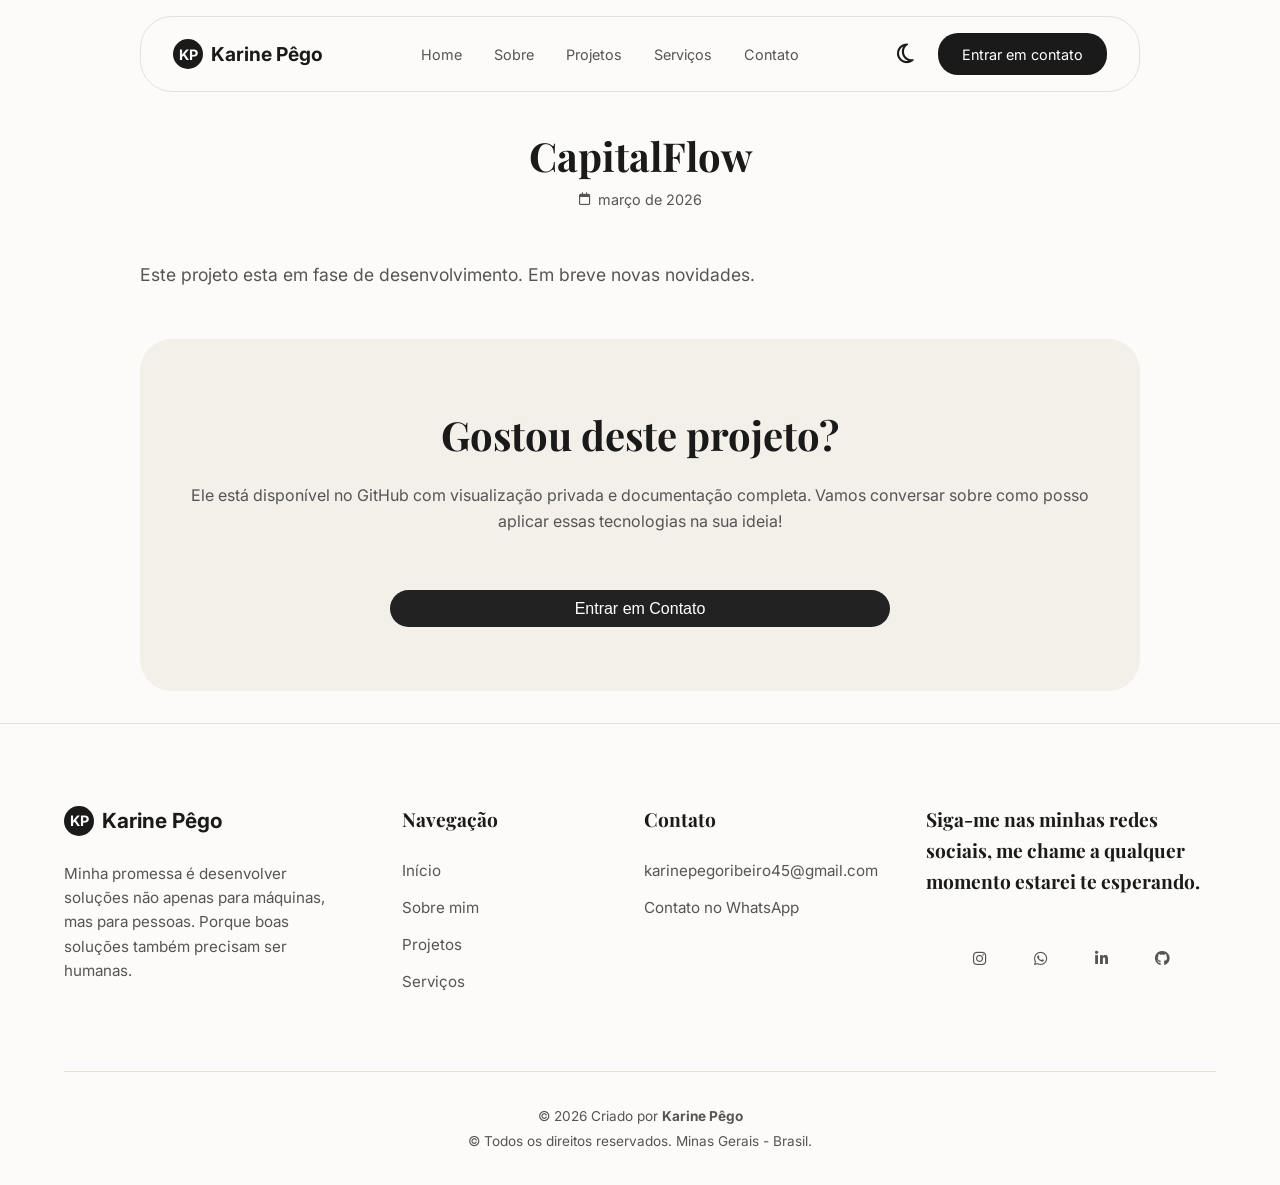
<file: capitalflow.html>
<!DOCTYPE html>
<html lang="pt-BR">
<head>
    <meta charset="UTF-8">
    <meta name="viewport" content="width=device-width, initial-scale=1.0">
    <title>CapitalFlow | Karine Pêgo</title>
    <link rel="icon" type="image/svg+xml" href="imagens/kp.svg">
    <link rel="stylesheet" href="estilos/style.css">
    <link rel="stylesheet" href="estilos/projeto.css">
    <link href="https://fonts.googleapis.com/css2?family=Playfair+Display:wght@500;700&family=Inter:wght@400;500&display=swap" rel="stylesheet">
    <link rel="stylesheet" href="https://cdnjs.cloudflare.com/ajax/libs/font-awesome/6.4.0/css/all.min.css">
</head>
<body>

    <header>
        <div class="header-container">
            <a href="index.html" class="logo">
                <div class="logo-icon">KP</div>
                <span>Karine Pêgo</span>
            </a>

            <div class="nav-wrapper" id="nav-wrapper">
                <nav>
                    <a href="index.html">Home</a>
                    <a href="#sobre-mim">Sobre</a>
                    <a href="#projetos">Projetos</a>
                    <a href="#servicos">Serviços</a>
                    <a href="#contato">Contato</a>
                </nav>
            </div>

            <div class="header-actions">
                <button id="theme-toggle" aria-label="Alternar Modo Escuro">
                    <i class="fa-regular fa-moon"></i>
                </button>
                
                <a href="#contato" class="btn-primary">Entrar em contato</a>

                <button class="mobile-btn" id="mobile-btn" aria-label="Abrir menu">
                    <i class="fa-solid fa-bars"></i>
                </button>
            </div>
        </div>
    </header>

    <main class="project-page">

        <section class="text-project" >
            <h2>CapitalFlow</h2>

            <div class="project-date">
                <i class="fa-regular fa-calendar" style="color: var(--text-secondary); font-size: 0.80rem;"></i>
                <!-- Escreva a data normal e coloque a data invertida (Ano-Mês-Dia) no datetime -->
                <time id="dynamic-date" datetime="2026-03-20">março de 2026</time>
            </div>

            <p>
                Este projeto esta em fase de desenvolvimento. Em breve novas novidades.
            </p>
        </section>

        <!-- 
        CONTEÚDO DO PROJETO
        <div class="project-header">
            <div class="tech-tags">
                <span class="tech-tag"><i class="fa-brands fa-html5"></i> HTML</span>
                <span class="tech-tag"><i class="fa-brands fa-css3-alt"></i> CSS</span>
                <span class="tech-tag"><i class="fa-brands fa-js"></i> JavaScript</span>
                <span class="tech-tag"><i class="fa-brands fa-php"></i> PHP</span>
                <span class="tech-tag"><i class="fa-solid fa-database"></i> SQL</span>
            </div>
        </div>
        -->

        <!-- 
        Carrossel Automático e Interativo
        <div class="custom-carousel">
            <div class="project-track">
                <img src="imagens/projetos/psy/psy.png" class="project-slide" alt="Tela inicial">
                <img src="imagens/projetos/psy/psyhome.png" class="project-slide" alt="Dashboard">
                <img src="imagens/projetos/psy/psyespera.png" class="project-slide" alt="Tela de espera">
                <img src="imagens/projetos/psy/psyhis.png" class="project-slide" alt="Histórico">
                <img src="imagens/projetos/psy/psyrel.png" class="project-slide" alt="Relatórios">
                <img src="imagens/projetos/psy/psydocs.png" class="project-slide" alt="Documentos">
            </div>
            
            <button class="carousel-btn prev-btn" aria-label="Foto anterior"><i class="fa-solid fa-angle-left"></i></button>
            <button class="carousel-btn next-btn" aria-label="Próxima foto"><i class="fa-solid fa-angle-right"></i></button>
         -->
        
    <!-- 
         Barrinhas indicadoras na parte inferior 
            <div class="carousel-indicators">
                <div class="indicator active" data-index="0"></div>
                <div class="indicator" data-index="1"></div>
                <div class="indicator" data-index="2"></div>
                <div class="indicator" data-index="3"></div>
                <div class="indicator" data-index="4"></div>
                <div class="indicator" data-index="5"></div>
            </div>
        </div>

        <div class="project-content">            
            <h3>Bibliotecas Utilizadas:</h3>
            <p>Hydrahon, Chart.js, PHPWord.</p>
        </div>
    -->
        <section class="contact-section" id="contato">
            <div class="contact-content">
                <h2>Gostou deste projeto?</h2>
                <p>Ele está disponível no GitHub com visualização privada e documentação completa. Vamos conversar sobre como posso aplicar essas tecnologias na sua ideia!</p>
                <button class="btn-primary dark whatsapp-btn contato-btn">Entrar em Contato</button>
            </div>
        </section>
    </main>
    


    <footer>
        <div class="footer-grid">
            <div class="footer-col brand-col">
                <div class="logo">
                    <div class="logo-icon">KP</div>
                    <span>Karine Pêgo</span>
                </div>
                <p class="footer-bio">
                Minha promessa é desenvolver soluções não apenas para máquinas, mas para pessoas. Porque boas soluções também precisam ser humanas.
                </p>
            </div>

            <div class="footer-col">
                <h4>Navegação</h4>
                <a href="index.html">Início</a>
                <a href="index.html#sobre-mim">Sobre mim</a>
                <a href="index.html#projetos">Projetos</a>
                <a href="index.html#servicos">Serviços</a>
            </div>

            <div class="footer-col">
                <h4>Contato</h4>
                <a href="mailto:karinepegoribeiro45@gmail.com">karinepegoribeiro45@gmail.com</a>
                <a href="https://wa.me/5533987287830" target="_blank">Contato no WhatsApp</a>
                <span class="footer-info"> </span>
            </div>

            <div class="footer-col">
                <h4>Siga-me nas minhas redes sociais, me chame a qualquer momento estarei te esperando.</h4>

                <section>
                    <div class="hero-actions">
                        <div class="social-links">
                            <a href="https://www.instagram.com/karine_pego/" target="_blank">
                                <i class="fa-brands fa-instagram"></i>
                            </a>
                            <a href="https://wa.me/553387287830?text=Ol%C3%A1,%20tudo%20bem?%20Eu%20encontrei%20o%20seu%20portif%C3%B3lio." target="_blank">
                                <i class="fa-brands fa-whatsapp"></i>
                            </a>
                            <a href="https://www.linkedin.com/in/karine-pego-ribeiro/" target="_blank">
                                <i class="fa-brands fa-linkedin-in"></i>
                            </a>
                            <a href="https://github.com/Karinepego" target="_blank">
                                <i class="fa-brands fa-github"></i>
                            </a>
                        </div>
                    </div>
                </section>
            </div>
        </div>

        <div class="footer-bottom">
            <p>© 2026 Criado por <b>Karine Pêgo</b></p>
            <p>© Todos os direitos reservados. Minas Gerais - Brasil.</p>
        </div>
    </footer>

    <script src="script.js"></script>
</body>
</html>
</file>
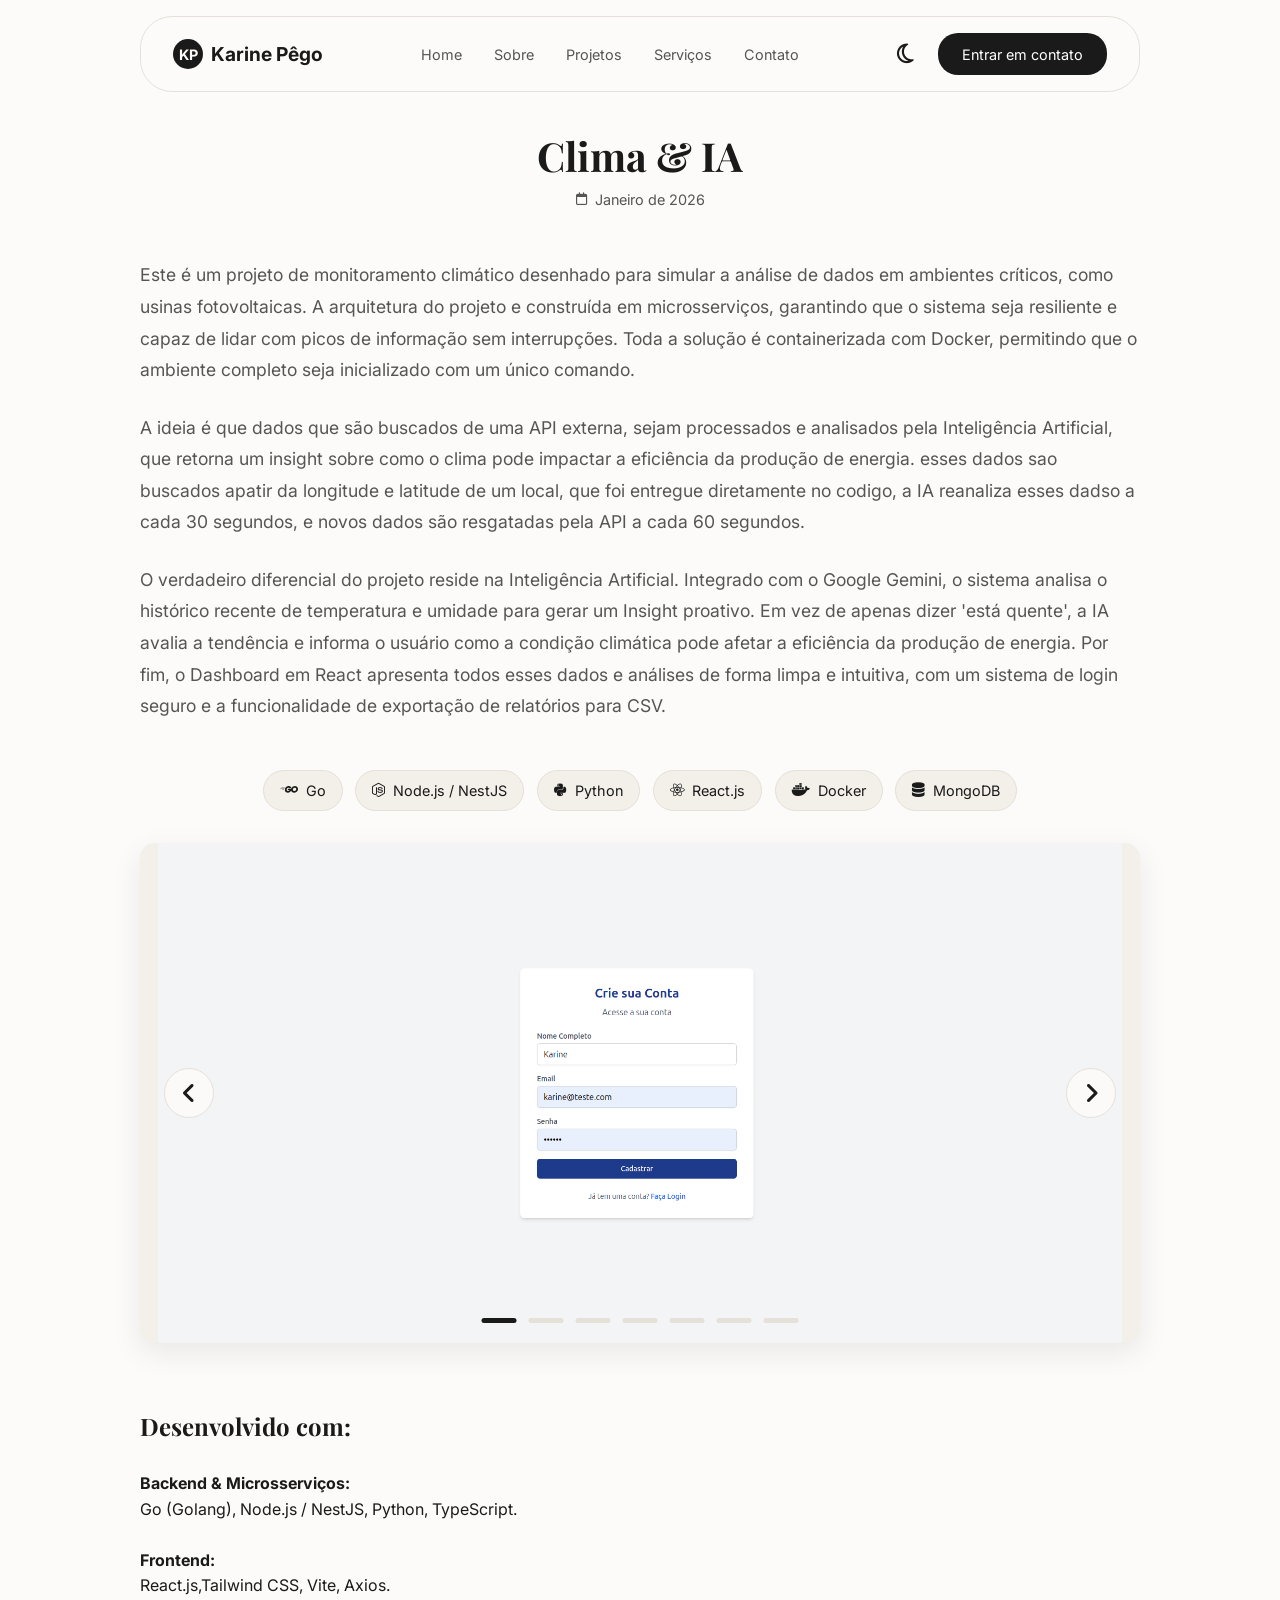
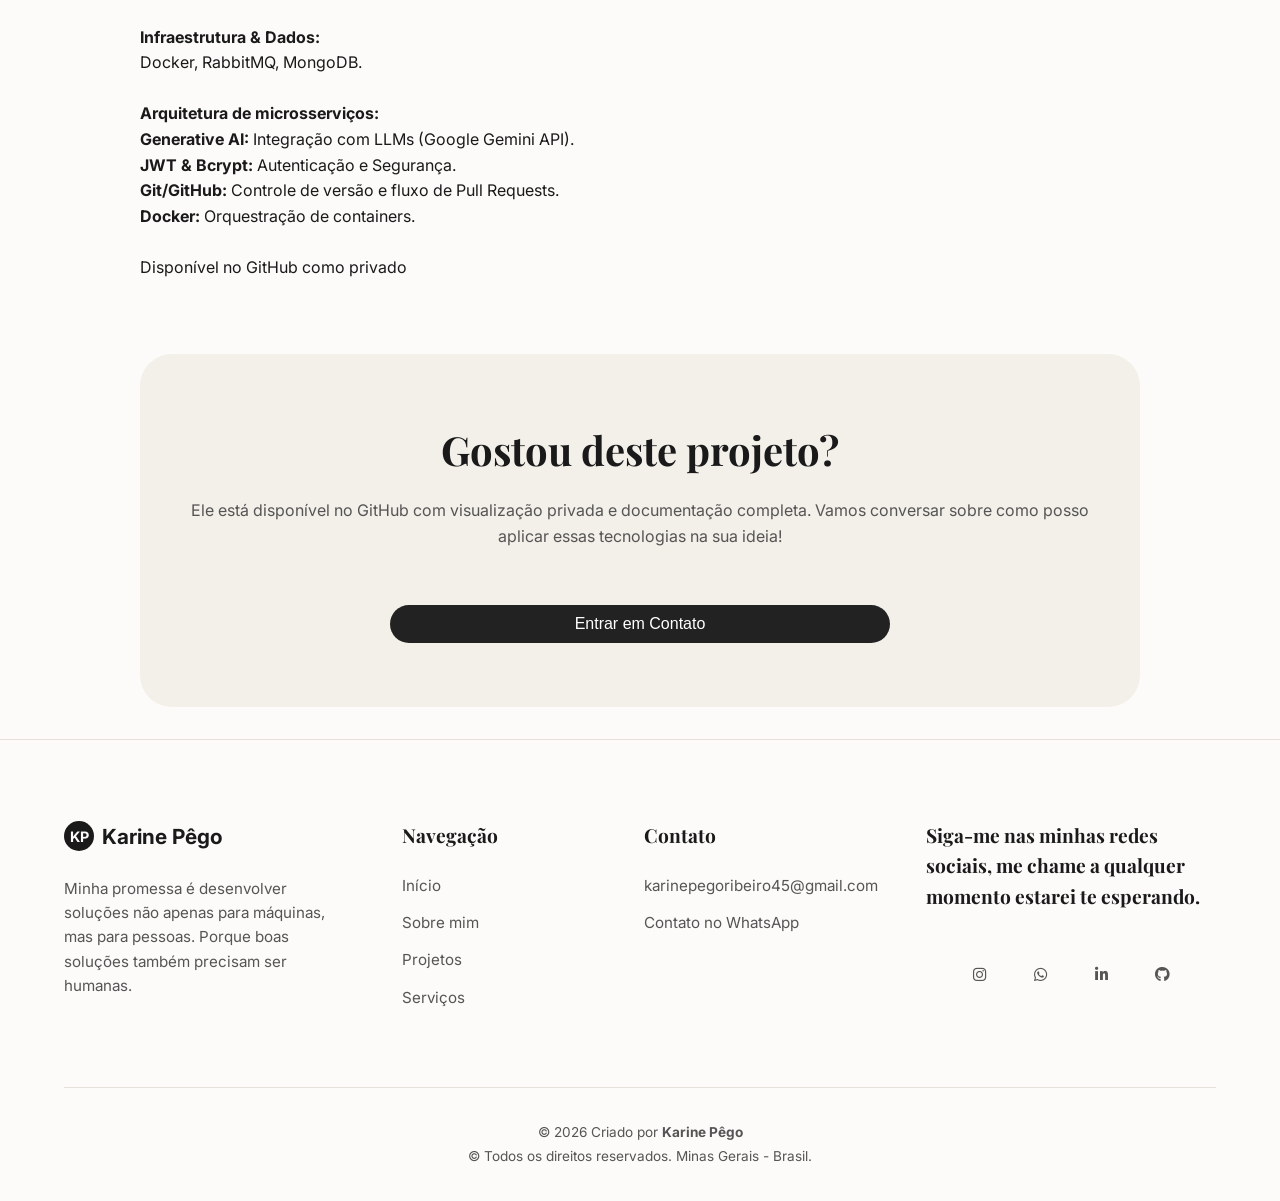
<file: clima.html>
<!DOCTYPE html>
<html lang="pt-BR">
<head>
    <meta charset="UTF-8">
    <meta name="viewport" content="width=device-width, initial-scale=1.0">
    <title>Clima & IA | Karine Pêgo</title>
    <link rel="icon" type="image/svg+xml" href="imagens/kp.svg">
    <link rel="stylesheet" href="estilos/style.css">
    <link rel="stylesheet" href="estilos/projeto.css">
    <link href="https://fonts.googleapis.com/css2?family=Playfair+Display:wght@500;700&family=Inter:wght@400;500&display=swap" rel="stylesheet">
    <link rel="stylesheet" href="https://cdnjs.cloudflare.com/ajax/libs/font-awesome/6.4.0/css/all.min.css">
</head>
<body>

    <header>
        <div class="header-container">
            <a href="index.html" class="logo">
                <div class="logo-icon">KP</div>
                <span>Karine Pêgo</span>
            </a>

            <div class="nav-wrapper" id="nav-wrapper">
                <nav>
                    <a href="index.html">Home</a>
                    <a href="#sobre-mim">Sobre</a>
                    <a href="#projetos">Projetos</a>
                    <a href="#servicos">Serviços</a>
                    <a href="#contato">Contato</a>
                </nav>
            </div>

            <div class="header-actions">
                <button id="theme-toggle" aria-label="Alternar Modo Escuro">
                    <i class="fa-regular fa-moon"></i>
                </button>
                
                <a href="#contato" class="btn-primary">Entrar em contato</a>

                <button class="mobile-btn" id="mobile-btn" aria-label="Abrir menu">
                    <i class="fa-solid fa-bars"></i>
                </button>
            </div>
        </div>
    </header>

    <main class="project-page">

        <section class="text-project" >
            <h2>Clima & IA</h2>

            <div class="project-date">
                <i class="fa-regular fa-calendar" style="color: var(--text-secondary); font-size: 0.80rem;"></i>
                <!-- Escreva a data normal e coloque a data invertida (Ano-Mês-Dia) no datetime -->
                <time id="dynamic-date" datetime="2024-09-01">Janeiro de 2026</time>
            </div>

            <p>
                Este é um projeto de monitoramento climático desenhado para simular a análise de dados em ambientes críticos,
                como usinas fotovoltaicas. A arquitetura do projeto e construída em microsserviços, garantindo que o sistema seja 
                resiliente e capaz de lidar com picos de informação sem interrupções. Toda a solução é containerizada com Docker, 
                permitindo que o ambiente completo seja inicializado com um único comando.
            </p>
            <br>
            <p>
                A ideia é que dados que são buscados de uma API externa, sejam processados e analisados pela Inteligência Artificial, 
                que retorna um insight sobre como o clima pode impactar a eficiência da produção de energia. esses dados sao buscados 
                apatir da longitude e latitude de um local, que foi entregue diretamente no codigo, a IA reanaliza esses dadso a cada 30 
                segundos, e novos dados são resgatadas pela API a cada 60 segundos.
            </p>
            <br>
            <p>
                O verdadeiro diferencial do projeto reside na Inteligência Artificial. Integrado com o Google Gemini, o sistema 
                analisa o histórico recente de temperatura e umidade para gerar um Insight proativo. Em vez de apenas dizer 
                'está quente', a IA avalia a tendência e informa o usuário como a condição climática pode afetar a eficiência da produção de 
                energia. Por fim, o Dashboard em React apresenta todos esses dados e análises de forma limpa e intuitiva, com um sistema de login 
                seguro e a funcionalidade de exportação de relatórios para CSV.
            </p>
            <!--
                <br>
                <p> 
                Voce pode ver o video demonstrativo: <a href="" target="_blank"><strong>Clicando aqui</strong></a>
                </p> 
            -->
        </section>

        <!-- CONTEÚDO DO PROJETO -->
        <div class="project-header">
            <div class="tech-tags">
                <span class="tech-tag"><i class="fa-brands fa-golang"></i> Go</span>
                <span class="tech-tag"><i class="fa-brands fa-node-js"></i> Node.js / NestJS</span>
                <span class="tech-tag"><i class="fa-brands fa-python"></i> Python</span>
                <span class="tech-tag"><i class="fa-brands fa-react"></i> React.js</span>
                <span class="tech-tag"><i class="fa-brands fa-docker"></i> Docker</span>
                <span class="tech-tag"><i class="fa-solid fa-database"></i> MongoDB</span>
            </div>
        </div>

        <!-- Carrossel Automático e Interativo -->
        <div class="custom-carousel">
            <div class="project-track">
                <img src="imagens/projetos/clima/cadastro.png" class="project-slide" alt="Tela inicial">
                <img src="imagens/projetos/clima/code.png" class="project-slide" alt="Dashboard">
                <img src="imagens/projetos/clima/dashboard.png" class="project-slide" alt="Tela de espera">
                <img src="imagens/projetos/clima/download.png" class="project-slide" alt="Histórico">
                <img src="imagens/projetos/clima/image.png" class="project-slide" alt="Relatórios">
                <img src="imagens/projetos/clima/login.png" class="project-slide" alt="Documentos">
            </div>
            
            <button class="carousel-btn prev-btn" aria-label="Foto anterior"><i class="fa-solid fa-angle-left"></i></button>
            <button class="carousel-btn next-btn" aria-label="Próxima foto"><i class="fa-solid fa-angle-right"></i></button>
        
            <!-- Barrinhas indicadoras na parte inferior -->
            <div class="carousel-indicators">
                <div class="indicator active" data-index="0"></div>
                <div class="indicator" data-index="1"></div>
                <div class="indicator" data-index="2"></div>
                <div class="indicator" data-index="3"></div>
                <div class="indicator" data-index="4"></div>
                <div class="indicator" data-index="5"></div>
                <div class="indicator" data-index="6"></div>
            </div>
        </div>

        <div class="project-content">            
            <h2>Desenvolvido com: </h2>
            <p>
                <br><strong>Backend & Microsserviços:</strong><br>
                Go (Golang), Node.js / NestJS, Python, TypeScript.

                <br><br><strong>Frontend:</strong><br>
                React.js,Tailwind CSS, Vite, Axios.

                <br><br><strong>Infraestrutura & Dados:</strong><br>
                Docker, RabbitMQ, MongoDB.

                <br><br><strong>Arquitetura de microsserviços:</strong><br>
                <strong>Generative AI:</strong> Integração com LLMs (Google Gemini API).<br>
                <strong>JWT & Bcrypt:</strong> Autenticação e Segurança.<br>
                <strong>Git/GitHub:</strong> Controle de versão e fluxo de Pull Requests.<br>
                <strong>Docker:</strong> Orquestração de containers.<br><br>

                Disponível no GitHub como privado<br><br>
            </p>

        </div>

        <section class="contact-section" id="contato">
            <div class="contact-content">
                <h2>Gostou deste projeto?</h2>
                <p>Ele está disponível no GitHub com visualização privada e documentação completa. Vamos conversar sobre como posso aplicar essas tecnologias na sua ideia!</p>
                <button class="btn-primary dark whatsapp-btn contato-btn">Entrar em Contato</button>
            </div>
        </section>
    </main>


    <footer>
        <div class="footer-grid">
            <div class="footer-col brand-col">
                <div class="logo">
                    <div class="logo-icon">KP</div>
                    <span>Karine Pêgo</span>
                </div>
                <p class="footer-bio">
                Minha promessa é desenvolver soluções não apenas para máquinas, mas para pessoas. Porque boas soluções também precisam ser humanas.
                </p>
            </div>

            <div class="footer-col">
                <h4>Navegação</h4>
                <a href="index.html">Início</a>
                <a href="index.html#sobre-mim">Sobre mim</a>
                <a href="index.html#projetos">Projetos</a>
                <a href="index.html#servicos">Serviços</a>
            </div>

            <div class="footer-col">
                <h4>Contato</h4>
                <a href="mailto:karinepegoribeiro45@gmail.com">karinepegoribeiro45@gmail.com</a>
                <a href="https://wa.me/5533987287830" target="_blank">Contato no WhatsApp</a>
                <span class="footer-info"> </span>
            </div>

            <div class="footer-col">
                <h4>Siga-me nas minhas redes sociais, me chame a qualquer momento estarei te esperando.</h4>

                <section>
                    <div class="hero-actions">
                        <div class="social-links">
                            <a href="https://www.instagram.com/karine_pego/" target="_blank">
                                <i class="fa-brands fa-instagram"></i>
                            </a>
                            <a href="https://wa.me/553387287830?text=Ol%C3%A1,%20tudo%20bem?%20Eu%20encontrei%20o%20seu%20portif%C3%B3lio." target="_blank">
                                <i class="fa-brands fa-whatsapp"></i>
                            </a>
                            <a href="https://www.linkedin.com/in/karine-pego-ribeiro/" target="_blank">
                                <i class="fa-brands fa-linkedin-in"></i>
                            </a>
                            <a href="https://github.com/Karinepego" target="_blank">
                                <i class="fa-brands fa-github"></i>
                            </a>
                        </div>
                    </div>
                </section>
            </div>
        </div>

        <div class="footer-bottom">
            <p>© 2026 Criado por <b>Karine Pêgo</b></p>
            <p>© Todos os direitos reservados. Minas Gerais - Brasil.</p>
        </div>
    </footer>

    <script src="script.js"></script>
</body>
</html>
</file>
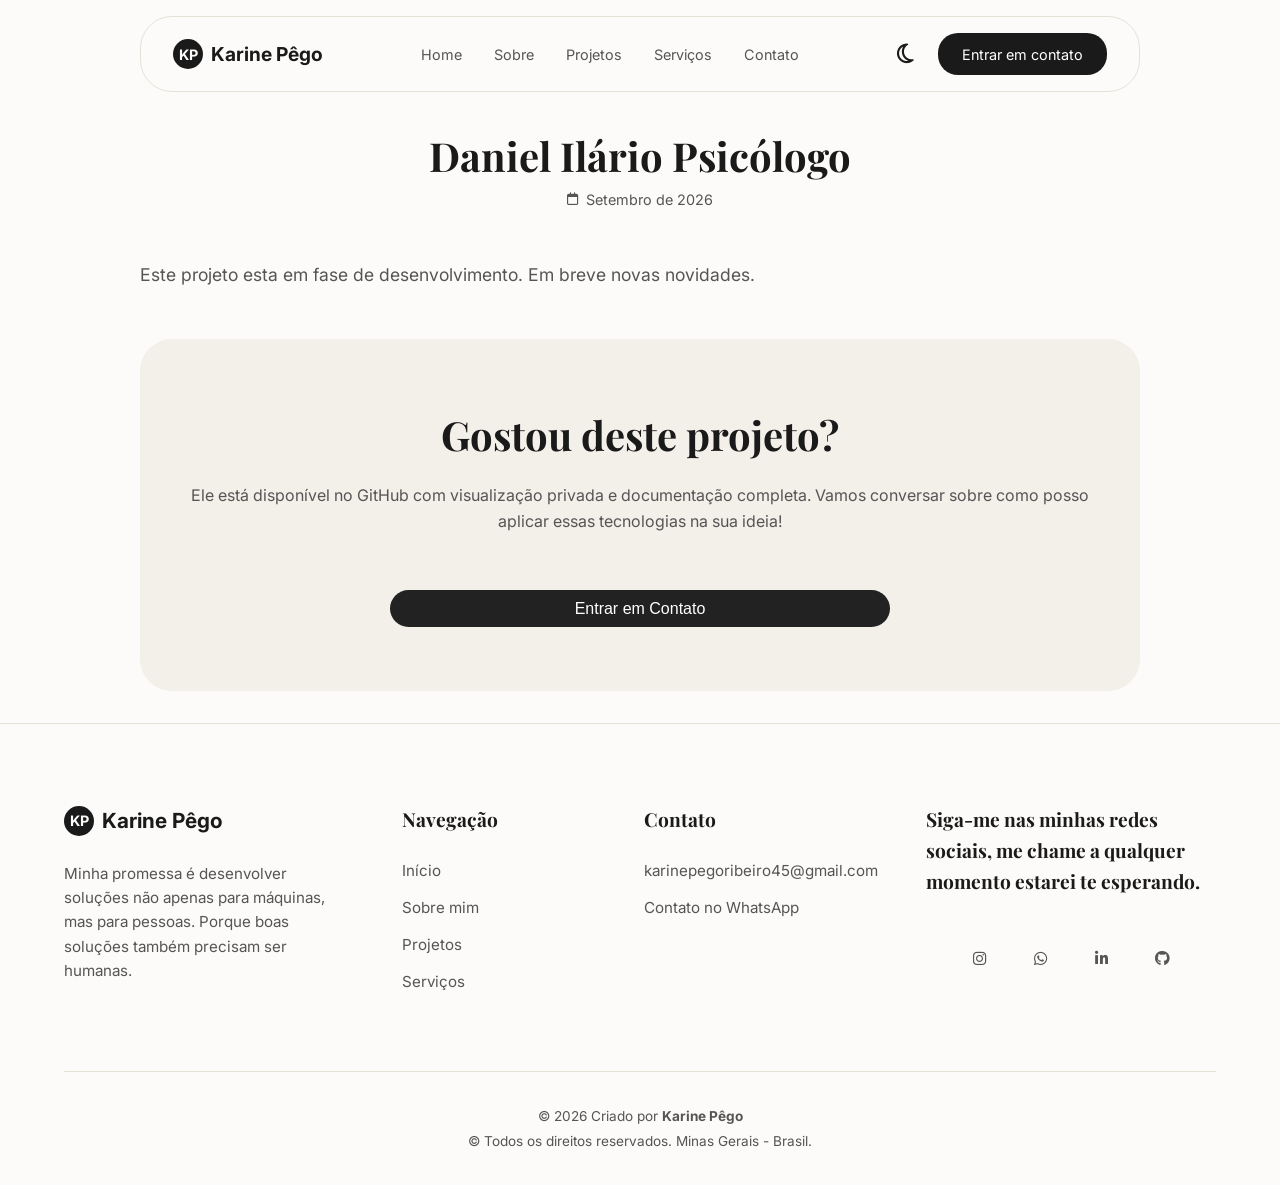
<file: daniel.html>
<!DOCTYPE html>
<html lang="pt-BR">
<head>
    <meta charset="UTF-8">
    <meta name="viewport" content="width=device-width, initial-scale=1.0">
    <title>Daniel Ilário Psicólogo | Karine Pêgo</title>
    <link rel="icon" type="image/svg+xml" href="imagens/kp.svg">
    <link rel="stylesheet" href="estilos/style.css">
    <link rel="stylesheet" href="estilos/projeto.css">
    <link href="https://fonts.googleapis.com/css2?family=Playfair+Display:wght@500;700&family=Inter:wght@400;500&display=swap" rel="stylesheet">
    <link rel="stylesheet" href="https://cdnjs.cloudflare.com/ajax/libs/font-awesome/6.4.0/css/all.min.css">
</head>
<body>

    <header>
        <div class="header-container">
            <a href="index.html" class="logo">
                <div class="logo-icon">KP</div>
                <span>Karine Pêgo</span>
            </a>

            <div class="nav-wrapper" id="nav-wrapper">
                <nav>
                    <a href="index.html">Home</a>
                    <a href="#sobre-mim">Sobre</a>
                    <a href="#projetos">Projetos</a>
                    <a href="#servicos">Serviços</a>
                    <a href="#contato">Contato</a>
                </nav>
            </div>

            <div class="header-actions">
                <button id="theme-toggle" aria-label="Alternar Modo Escuro">
                    <i class="fa-regular fa-moon"></i>
                </button>
                
                <a href="#contato" class="btn-primary">Entrar em contato</a>

                <button class="mobile-btn" id="mobile-btn" aria-label="Abrir menu">
                    <i class="fa-solid fa-bars"></i>
                </button>
            </div>
        </div>
    </header>

    <main class="project-page">

        <section class="text-project" >
            <h2>Daniel Ilário Psicólogo</h2>

            <div class="project-date">
                <i class="fa-regular fa-calendar" style="color: var(--text-secondary); font-size: 0.80rem;"></i>
                <!-- Escreva a data normal e coloque a data invertida (Ano-Mês-Dia) no datetime -->
                <time id="dynamic-date" datetime="2026-09-20">Setembro de 2026</time>
            </div>

            <p>
                Este projeto esta em fase de desenvolvimento. Em breve novas novidades.
            </p>
        </section>

        <!-- 
        CONTEÚDO DO PROJETO
        <div class="project-header">
            <div class="tech-tags">
                <span class="tech-tag"><i class="fa-brands fa-html5"></i> HTML</span>
                <span class="tech-tag"><i class="fa-brands fa-css3-alt"></i> CSS</span>
                <span class="tech-tag"><i class="fa-brands fa-js"></i> JavaScript</span>
                <span class="tech-tag"><i class="fa-brands fa-php"></i> PHP</span>
                <span class="tech-tag"><i class="fa-solid fa-database"></i> SQL</span>
            </div>
        </div>
        -->

        <!-- 
        Carrossel Automático e Interativo
        <div class="custom-carousel">
            <div class="project-track">
                <img src="imagens/projetos/psy/psy.png" class="project-slide" alt="Tela inicial">
                <img src="imagens/projetos/psy/psyhome.png" class="project-slide" alt="Dashboard">
                <img src="imagens/projetos/psy/psyespera.png" class="project-slide" alt="Tela de espera">
                <img src="imagens/projetos/psy/psyhis.png" class="project-slide" alt="Histórico">
                <img src="imagens/projetos/psy/psyrel.png" class="project-slide" alt="Relatórios">
                <img src="imagens/projetos/psy/psydocs.png" class="project-slide" alt="Documentos">
            </div>
            
            <button class="carousel-btn prev-btn" aria-label="Foto anterior"><i class="fa-solid fa-angle-left"></i></button>
            <button class="carousel-btn next-btn" aria-label="Próxima foto"><i class="fa-solid fa-angle-right"></i></button>
         -->
        
    <!-- 
         Barrinhas indicadoras na parte inferior 
            <div class="carousel-indicators">
                <div class="indicator active" data-index="0"></div>
                <div class="indicator" data-index="1"></div>
                <div class="indicator" data-index="2"></div>
                <div class="indicator" data-index="3"></div>
                <div class="indicator" data-index="4"></div>
                <div class="indicator" data-index="5"></div>
            </div>
        </div>

        <div class="project-content">            
            <h3>Bibliotecas Utilizadas:</h3>
            <p>Hydrahon, Chart.js, PHPWord.</p>
        </div>
    -->
        <section class="contact-section" id="contato">
            <div class="contact-content">
                <h2>Gostou deste projeto?</h2>
                <p>Ele está disponível no GitHub com visualização privada e documentação completa. Vamos conversar sobre como posso aplicar essas tecnologias na sua ideia!</p>
                <button class="btn-primary dark whatsapp-btn contato-btn">Entrar em Contato</button>
            </div>
        </section>
    </main>
    


    <footer>
        <div class="footer-grid">
            <div class="footer-col brand-col">
                <div class="logo">
                    <div class="logo-icon">KP</div>
                    <span>Karine Pêgo</span>
                </div>
                <p class="footer-bio">
                Minha promessa é desenvolver soluções não apenas para máquinas, mas para pessoas. Porque boas soluções também precisam ser humanas.
                </p>
            </div>

            <div class="footer-col">
                <h4>Navegação</h4>
                <a href="index.html">Início</a>
                <a href="index.html#sobre-mim">Sobre mim</a>
                <a href="index.html#projetos">Projetos</a>
                <a href="index.html#servicos">Serviços</a>
            </div>

            <div class="footer-col">
                <h4>Contato</h4>
                <a href="mailto:karinepegoribeiro45@gmail.com">karinepegoribeiro45@gmail.com</a>
                <a href="https://wa.me/5533987287830" target="_blank">Contato no WhatsApp</a>
                <span class="footer-info"> </span>
            </div>

            <div class="footer-col">
                <h4>Siga-me nas minhas redes sociais, me chame a qualquer momento estarei te esperando.</h4>

                <section>
                    <div class="hero-actions">
                        <div class="social-links">
                            <a href="https://www.instagram.com/karine_pego/" target="_blank">
                                <i class="fa-brands fa-instagram"></i>
                            </a>
                            <a href="https://wa.me/553387287830?text=Ol%C3%A1,%20tudo%20bem?%20Eu%20encontrei%20o%20seu%20portif%C3%B3lio." target="_blank">
                                <i class="fa-brands fa-whatsapp"></i>
                            </a>
                            <a href="https://www.linkedin.com/in/karine-pego-ribeiro/" target="_blank">
                                <i class="fa-brands fa-linkedin-in"></i>
                            </a>
                            <a href="https://github.com/Karinepego" target="_blank">
                                <i class="fa-brands fa-github"></i>
                            </a>
                        </div>
                    </div>
                </section>
            </div>
        </div>

        <div class="footer-bottom">
            <p>© 2026 Criado por <b>Karine Pêgo</b></p>
            <p>© Todos os direitos reservados. Minas Gerais - Brasil.</p>
        </div>
    </footer>

    <script src="script.js"></script>
</body>
</html>
</file>
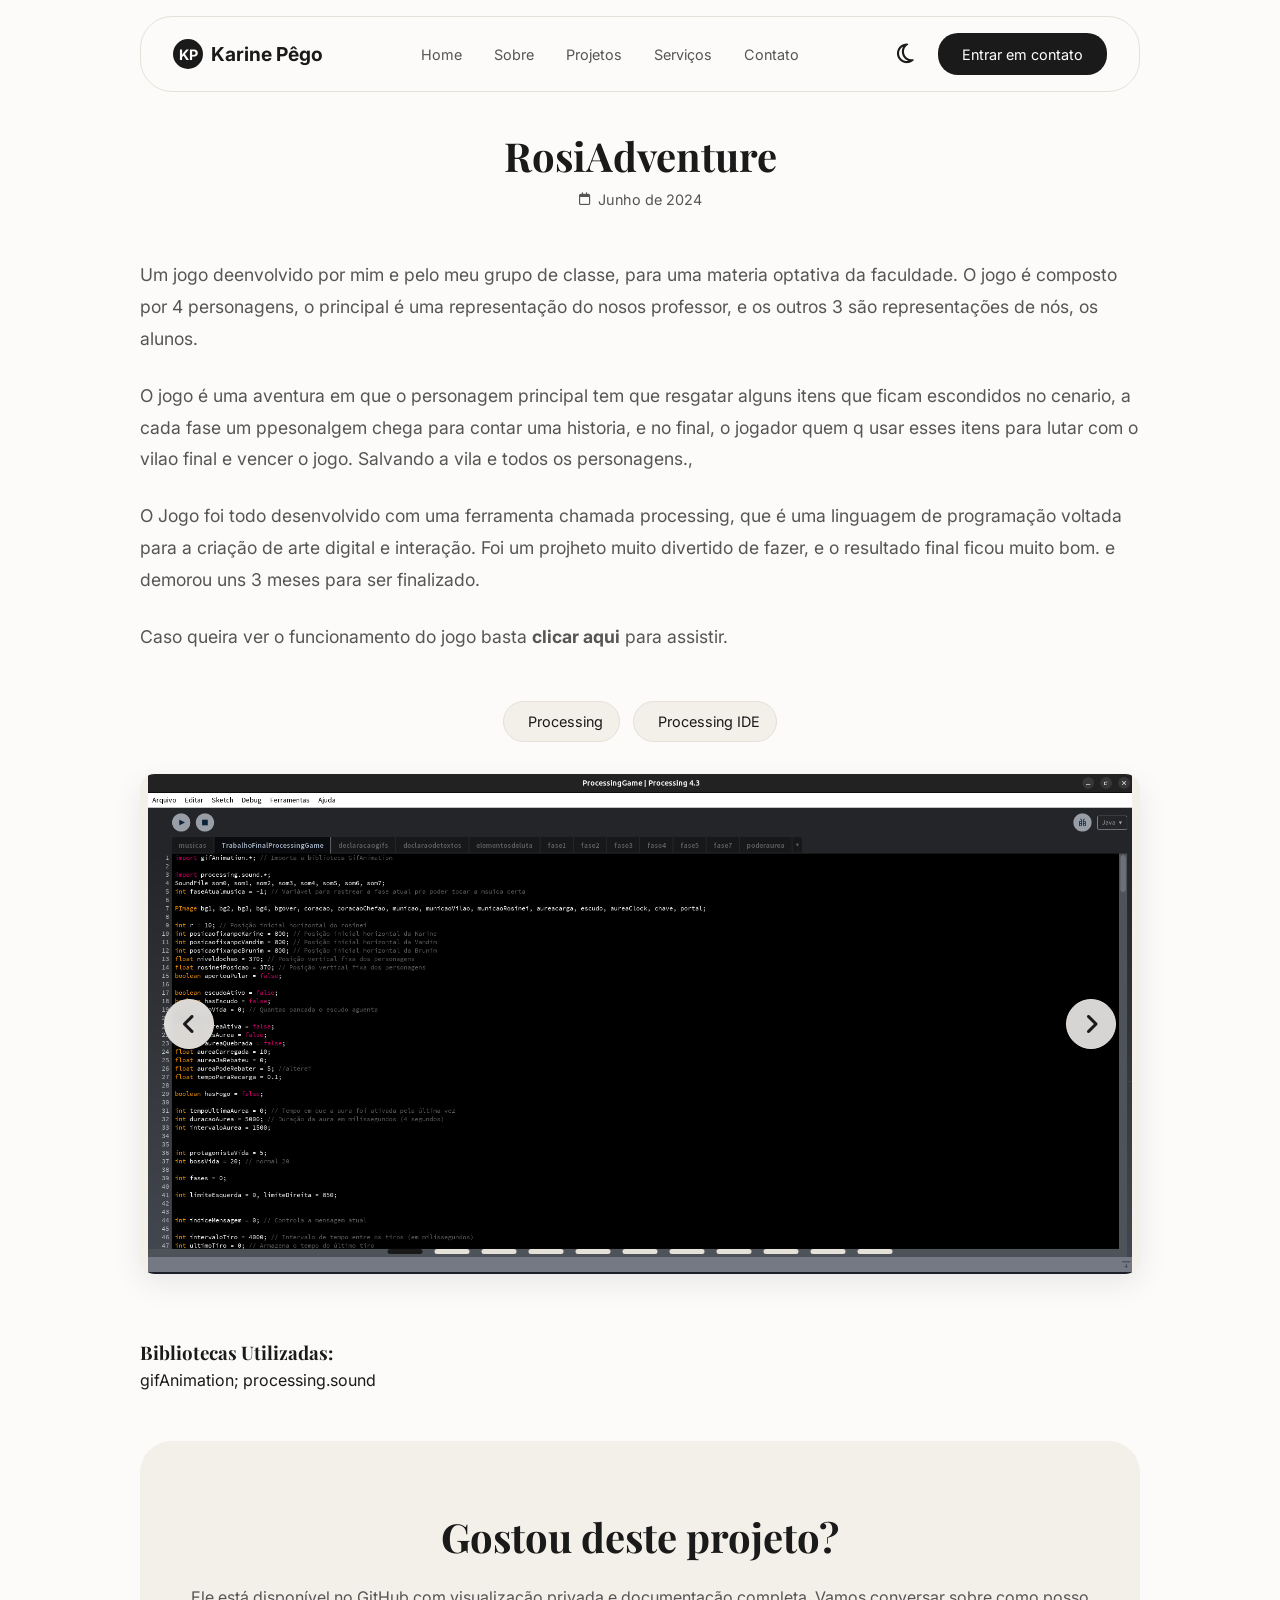
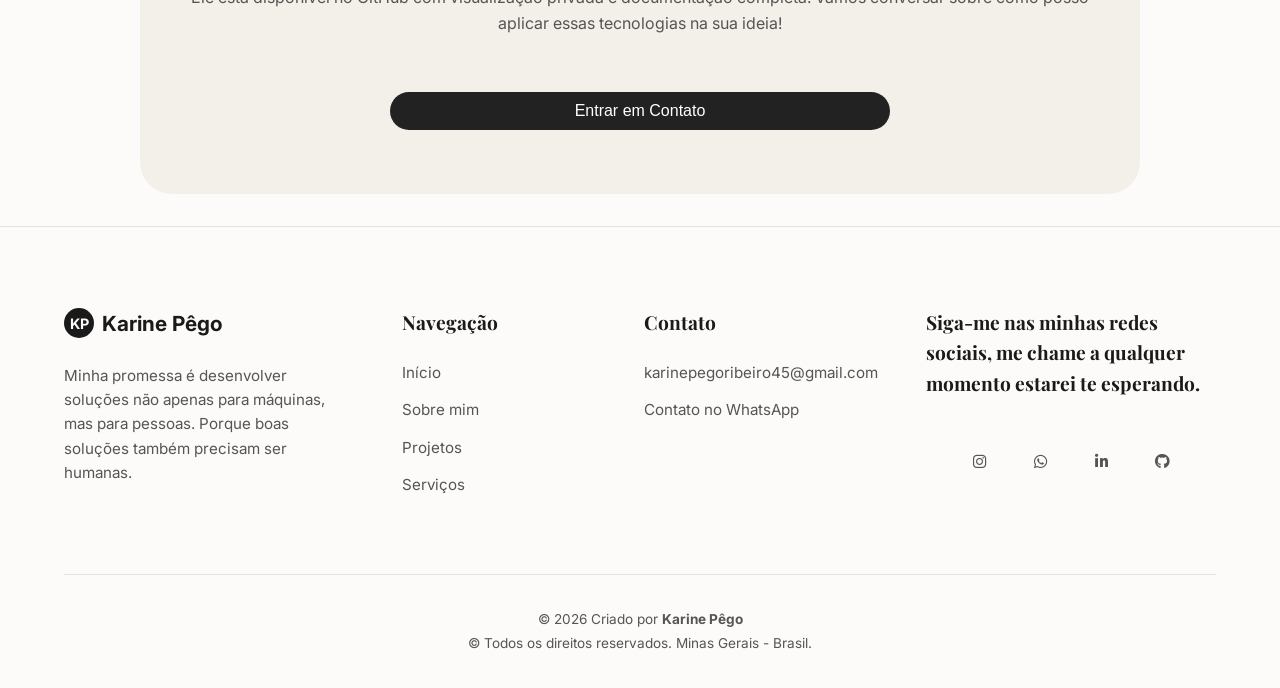
<file: jogo.html>
<!DOCTYPE html>
<html lang="pt-BR">
<head>
    <meta charset="UTF-8">
    <meta name="viewport" content="width=device-width, initial-scale=1.0">
    <title>RosiAdventure | Karine Pêgo</title>
    <link rel="icon" type="image/svg+xml" href="imagens/kp.svg">
    <link rel="stylesheet" href="estilos/style.css">
    <link rel="stylesheet" href="estilos/projeto.css">
    <link href="https://fonts.googleapis.com/css2?family=Playfair+Display:wght@500;700&family=Inter:wght@400;500&display=swap" rel="stylesheet">
    <link rel="stylesheet" href="https://cdnjs.cloudflare.com/ajax/libs/font-awesome/6.4.0/css/all.min.css">
</head>
<body>

    <header>
        <div class="header-container">
            <a href="index.html" class="logo">
                <div class="logo-icon">KP</div>
                <span>Karine Pêgo</span>
            </a>

            <div class="nav-wrapper" id="nav-wrapper">
                <nav>
                    <a href="index.html">Home</a>
                    <a href="#sobre-mim">Sobre</a>
                    <a href="#projetos">Projetos</a>
                    <a href="#servicos">Serviços</a>
                    <a href="#contato">Contato</a>
                </nav>
            </div>

            <div class="header-actions">
                <button id="theme-toggle" aria-label="Alternar Modo Escuro">
                    <i class="fa-regular fa-moon"></i>
                </button>
                
                <a href="#contato" class="btn-primary">Entrar em contato</a>

                <button class="mobile-btn" id="mobile-btn" aria-label="Abrir menu">
                    <i class="fa-solid fa-bars"></i>
                </button>
            </div>
        </div>
    </header>

    <main class="project-page">

        <section class="text-project" >
            <h2>RosiAdventure</h2>

            <div class="project-date">
                <i class="fa-regular fa-calendar" style="color: var(--text-secondary); font-size: 0.80rem;"></i>
                <!-- Escreva a data normal e coloque a data invertida (Ano-Mês-Dia) no datetime -->
                <time id="dynamic-date" datetime="2024-06-01">Junho de 2024</time>
            </div>

            <p>
                Um jogo deenvolvido por mim e pelo meu grupo de classe, para uma materia optativa da faculdade. 
                O jogo é composto por  4 personagens, o principal é uma representação do nosos professor, e os outros 3 são
                representações de nós, os alunos. 
            </p>
            <br>
            <p>
                O jogo é uma aventura em que o personagem principal tem que resgatar alguns itens 
                que ficam escondidos no cenario, a cada fase um ppesonalgem chega para contar uma historia, e no final, o jogador 
                quem q usar esses itens para lutar com o vilao final e vencer o jogo. Salvando a vila e todos os personagens.,
            </p>
            <br>
            <p>
                O Jogo foi todo desenvolvido com uma ferramenta chamada processing, que é uma linguagem de programação voltada
                para a criação de arte digital e interação. Foi um projheto muito divertido de fazer, e o resultado final ficou muito bom.
                e demorou uns 3 meses para ser finalizado.
            </p>
            <br>
            <p>
                Caso queira ver o funcionamento do jogo basta 
                <a href="https://www.youtube.com/watch?v=IM1LDiNoYbs" target="_blank">
                    <strong> clicar aqui</strong> 
                </a>
                para assistir.
            </p>

        </section>

        <!-- CONTEÚDO DO PROJETO -->
        <div class="project-header">
            <div class="tech-tags">
                <span class="tech-tag"><i></i> Processing</span>
                <span class="tech-tag"><i></i> Processing IDE</span>
            </div>
        </div>

        <!-- Carrossel Automático e Interativo -->
        <div class="custom-carousel">
            <div class="project-track">
                <img src="imagens/projetos/jogo/1.png" class="project-slide" alt="code">
                <img src="imagens/projetos/jogo/2.png" class="project-slide" alt="code">
                <img src="imagens/projetos/jogo/3.png" class="project-slide" alt="code">
                <img src="imagens/projetos/jogo/4.png" class="project-slide" alt="code">
                <img src="imagens/projetos/jogo/5.png" class="project-slide" alt="code">
                <img src="imagens/projetos/jogo/6.png" class="project-slide" alt="code">
                <img src="imagens/projetos/jogo/7.png" class="project-slide" alt="code">
                <img src="imagens/projetos/jogo/8.png" class="project-slide" alt="code">
                <img src="imagens/projetos/jogo/9.png" class="project-slide" alt="code">
                <img src="imagens/projetos/jogo/10.png" class="project-slide" alt="code">
            </div>
            
            <button class="carousel-btn prev-btn" aria-label="Foto anterior"><i class="fa-solid fa-angle-left"></i></button>
            <button class="carousel-btn next-btn" aria-label="Próxima foto"><i class="fa-solid fa-angle-right"></i></button>
        
            <!-- Barrinhas indicadoras na parte inferior -->
            <div class="carousel-indicators">
                <div class="indicator active" data-index="0"></div>
                <div class="indicator" data-index="1"></div>
                <div class="indicator" data-index="2"></div>
                <div class="indicator" data-index="3"></div>
                <div class="indicator" data-index="4"></div>
                <div class="indicator" data-index="5"></div>
                <div class="indicator" data-index="6"></div>
                <div class="indicator" data-index="7"></div>
                <div class="indicator" data-index="8"></div>
                <div class="indicator" data-index="9"></div>
                <div class="indicator" data-index="10"></div>
            </div>
        </div>

        <div class="project-content">            
            <h3>Bibliotecas Utilizadas:</h3>
            <p>gifAnimation; processing.sound </p>
        </div>

        <section class="contact-section" id="contato">
            <div class="contact-content">
                <h2>Gostou deste projeto?</h2>
                <p>Ele está disponível no GitHub com visualização privada e documentação completa. Vamos conversar sobre como posso aplicar essas tecnologias na sua ideia!</p>
                <button class="btn-primary dark whatsapp-btn contato-btn">Entrar em Contato</button>
            </div>
        </section>
    </main>


    <footer>
        <div class="footer-grid">
            <div class="footer-col brand-col">
                <div class="logo">
                    <div class="logo-icon">KP</div>
                    <span>Karine Pêgo</span>
                </div>
                <p class="footer-bio">
                Minha promessa é desenvolver soluções não apenas para máquinas, mas para pessoas. Porque boas soluções também precisam ser humanas.
                </p>
            </div>

            <div class="footer-col">
                <h4>Navegação</h4>
                <a href="index.html">Início</a>
                <a href="index.html#sobre-mim">Sobre mim</a>
                <a href="index.html#projetos">Projetos</a>
                <a href="index.html#servicos">Serviços</a>
            </div>

            <div class="footer-col">
                <h4>Contato</h4>
                <a href="mailto:karinepegoribeiro45@gmail.com">karinepegoribeiro45@gmail.com</a>
                <a href="https://wa.me/5533987287830" target="_blank">Contato no WhatsApp</a>
                <span class="footer-info"> </span>
            </div>

            <div class="footer-col">
                <h4>Siga-me nas minhas redes sociais, me chame a qualquer momento estarei te esperando.</h4>

                <section>
                    <div class="hero-actions">
                        <div class="social-links">
                            <a href="https://www.instagram.com/karine_pego/" target="_blank">
                                <i class="fa-brands fa-instagram"></i>
                            </a>
                            <a href="https://wa.me/553387287830?text=Ol%C3%A1,%20tudo%20bem?%20Eu%20encontrei%20o%20seu%20portif%C3%B3lio." target="_blank">
                                <i class="fa-brands fa-whatsapp"></i>
                            </a>
                            <a href="https://www.linkedin.com/in/karine-pego-ribeiro/" target="_blank">
                                <i class="fa-brands fa-linkedin-in"></i>
                            </a>
                            <a href="https://github.com/Karinepego" target="_blank">
                                <i class="fa-brands fa-github"></i>
                            </a>
                        </div>
                    </div>
                </section>
            </div>
        </div>

        <div class="footer-bottom">
            <p>© 2026 Criado por <b>Karine Pêgo</b></p>
            <p>© Todos os direitos reservados. Minas Gerais - Brasil.</p>
        </div>
    </footer>

    <script src="script.js"></script>
</body>
</html>
</file>
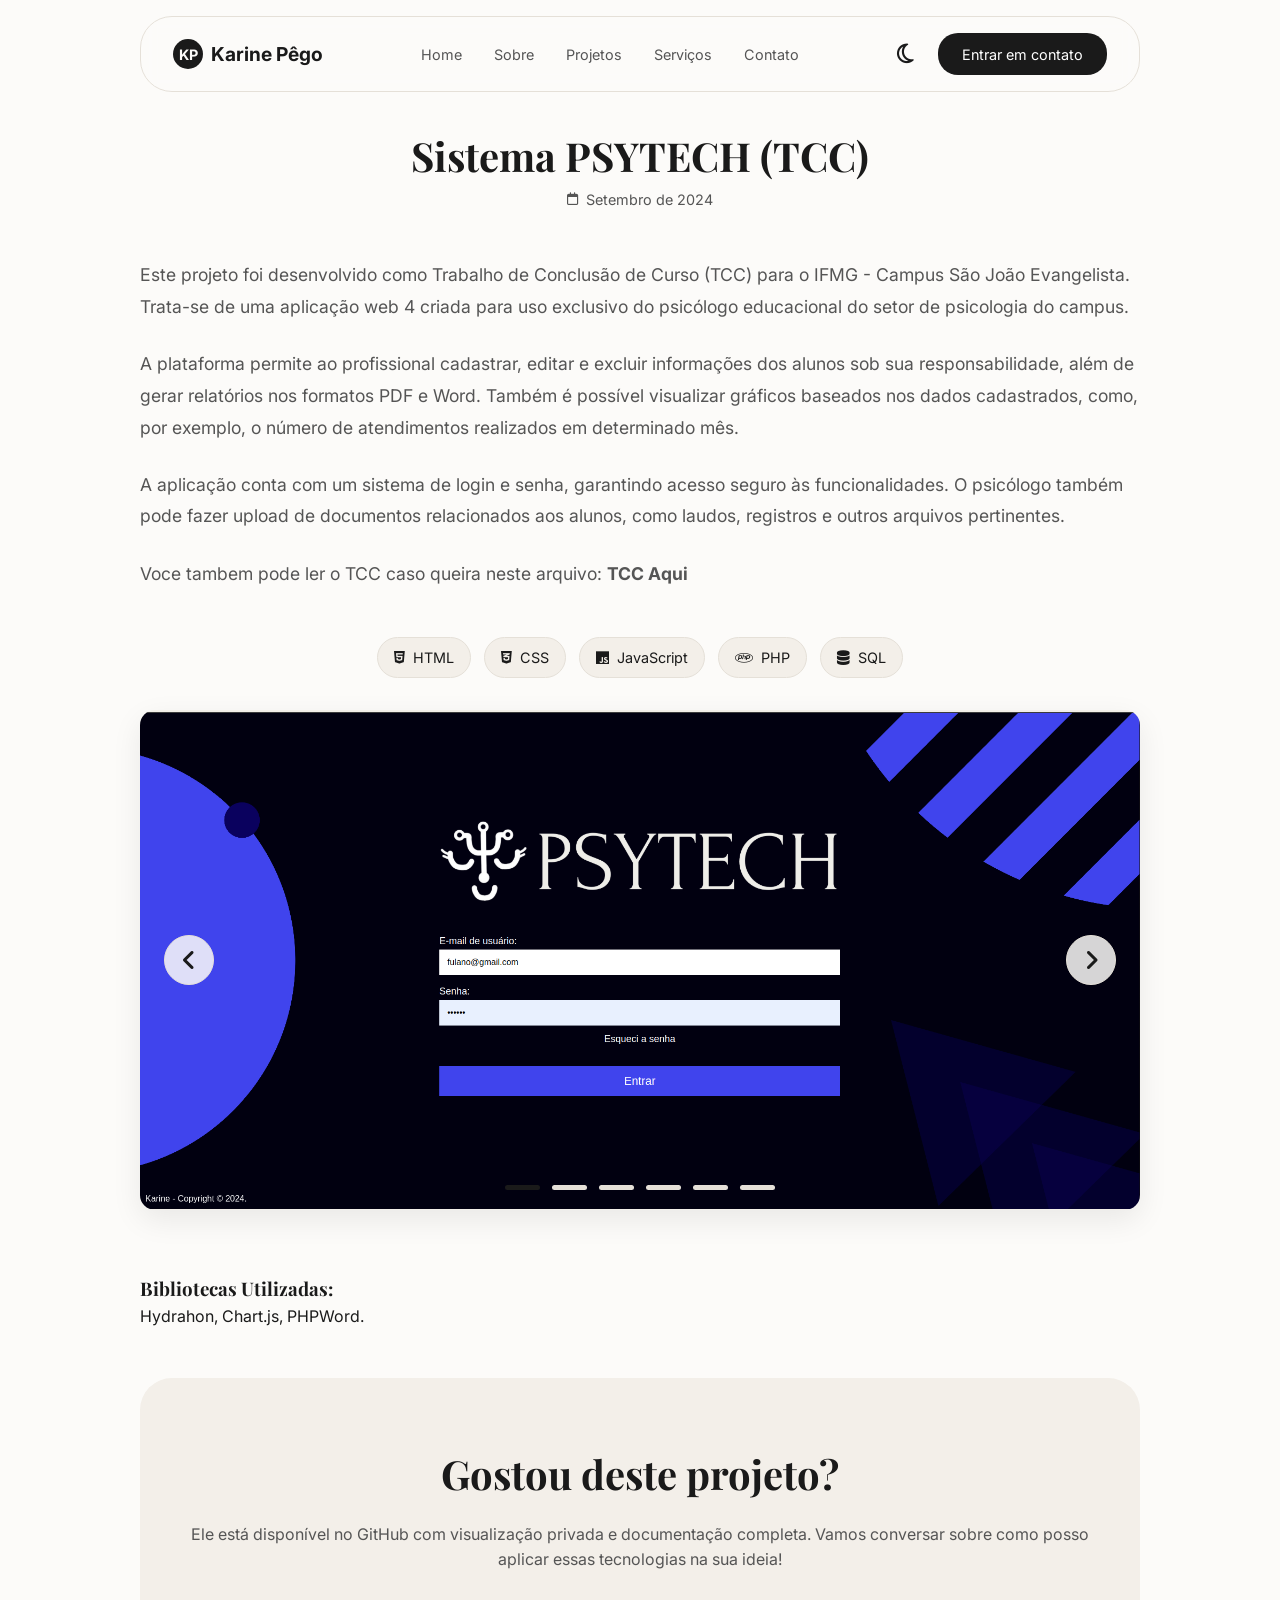
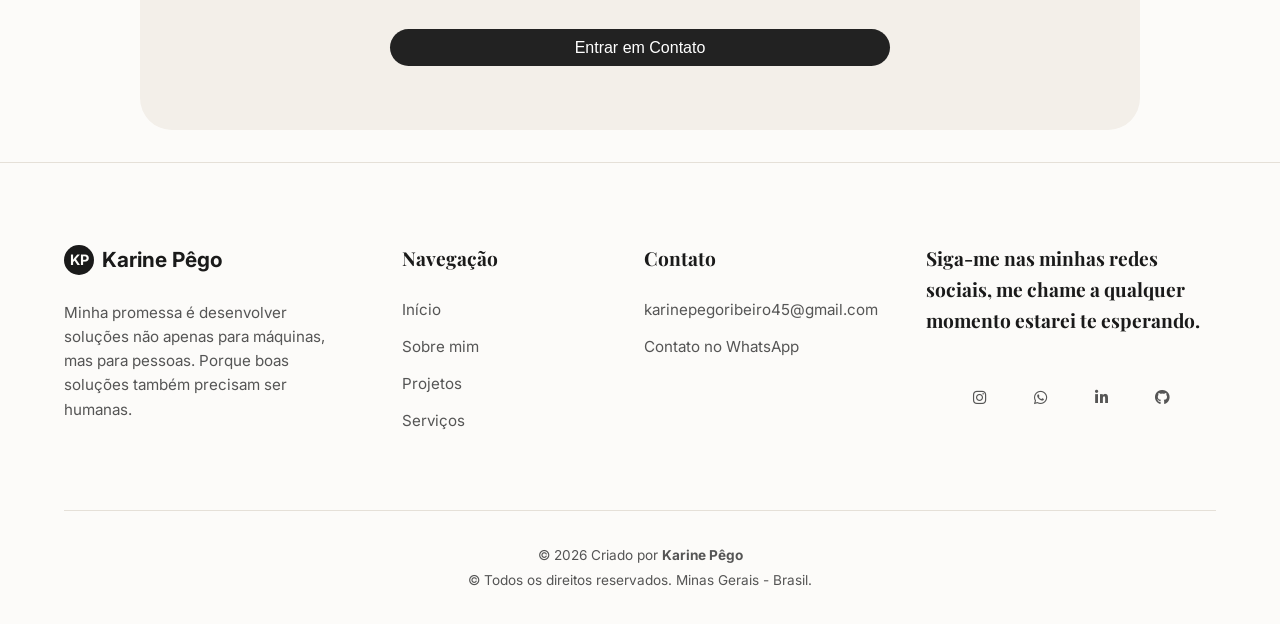
<file: psy.html>
<!DOCTYPE html>
<html lang="pt-BR">
<head>
    <meta charset="UTF-8">
    <meta name="viewport" content="width=device-width, initial-scale=1.0">
    <title>Sistema PSYTECH | Karine Pêgo</title>
    <link rel="icon" type="image/svg+xml" href="imagens/kp.svg">
    <link rel="stylesheet" href="estilos/style.css">
    <link rel="stylesheet" href="estilos/projeto.css">
    <link href="https://fonts.googleapis.com/css2?family=Playfair+Display:wght@500;700&family=Inter:wght@400;500&display=swap" rel="stylesheet">
    <link rel="stylesheet" href="https://cdnjs.cloudflare.com/ajax/libs/font-awesome/6.4.0/css/all.min.css">
</head>
<body>

    <header>
        <div class="header-container">
            <a href="index.html" class="logo">
                <div class="logo-icon">KP</div>
                <span>Karine Pêgo</span>
            </a>

            <div class="nav-wrapper" id="nav-wrapper">
                <nav>
                    <a href="index.html">Home</a>
                    <a href="#sobre-mim">Sobre</a>
                    <a href="#projetos">Projetos</a>
                    <a href="#servicos">Serviços</a>
                    <a href="#contato">Contato</a>
                </nav>
            </div>

            <div class="header-actions">
                <button id="theme-toggle" aria-label="Alternar Modo Escuro">
                    <i class="fa-regular fa-moon"></i>
                </button>
                
                <a href="#contato" class="btn-primary">Entrar em contato</a>

                <button class="mobile-btn" id="mobile-btn" aria-label="Abrir menu">
                    <i class="fa-solid fa-bars"></i>
                </button>
            </div>
        </div>
    </header>

    <main class="project-page">

        <section class="text-project" >
            <h2>Sistema PSYTECH (TCC)</h2>

            <div class="project-date">
                <i class="fa-regular fa-calendar" style="color: var(--text-secondary); font-size: 0.80rem;"></i>
                <!-- Escreva a data normal e coloque a data invertida (Ano-Mês-Dia) no datetime -->
                <time id="dynamic-date" datetime="2024-09-01">Setembro de 2024</time>
            </div>

            <p>
                Este projeto foi desenvolvido como Trabalho de Conclusão de Curso (TCC) para o IFMG - Campus São João Evangelista. Trata-se de uma aplicação web 4
                criada para uso exclusivo do psicólogo educacional do setor de psicologia do campus.
            </p>
            <br>
            <p>
                A plataforma permite ao profissional cadastrar, editar e excluir informações dos alunos sob sua responsabilidade, além de gerar relatórios 
                nos formatos PDF e Word. Também é possível visualizar gráficos baseados nos dados cadastrados, como, por exemplo, o número de atendimentos realizados em determinado mês.
            </p>
            <br>
            <p>
                A aplicação conta com um sistema de login e senha, garantindo acesso seguro às funcionalidades. O psicólogo também pode fazer upload 
                de documentos relacionados aos alunos, como laudos, registros e outros arquivos pertinentes.
            </p>
            <br>
            <p>
               Voce tambem pode ler o TCC caso queira neste arquivo: <a href="https://repositorio.ifmg.edu.br/items/ba53c9ae-0453-408e-b2b4-67491ab85b0b" target="_blank"><strong>TCC Aqui</strong></a>
            </p>

        </section>

        <!-- CONTEÚDO DO PROJETO -->
        <div class="project-header">
            <div class="tech-tags">
                <span class="tech-tag"><i class="fa-brands fa-html5"></i> HTML</span>
                <span class="tech-tag"><i class="fa-brands fa-css3-alt"></i> CSS</span>
                <span class="tech-tag"><i class="fa-brands fa-js"></i> JavaScript</span>
                <span class="tech-tag"><i class="fa-brands fa-php"></i> PHP</span>
                <span class="tech-tag"><i class="fa-solid fa-database"></i> SQL</span>
            </div>
        </div>

        <!-- Carrossel Automático e Interativo -->
        <div class="custom-carousel">
            <div class="project-track">
                <img src="imagens/projetos/psy/psy.png" class="project-slide" alt="Tela inicial">
                <img src="imagens/projetos/psy/psyhome.png" class="project-slide" alt="Dashboard">
                <img src="imagens/projetos/psy/psyespera.png" class="project-slide" alt="Tela de espera">
                <img src="imagens/projetos/psy/psyhis.png" class="project-slide" alt="Histórico">
                <img src="imagens/projetos/psy/psyrel.png" class="project-slide" alt="Relatórios">
                <img src="imagens/projetos/psy/psydocs.png" class="project-slide" alt="Documentos">
            </div>
            
            <button class="carousel-btn prev-btn" aria-label="Foto anterior"><i class="fa-solid fa-angle-left"></i></button>
            <button class="carousel-btn next-btn" aria-label="Próxima foto"><i class="fa-solid fa-angle-right"></i></button>
        
            <!-- Barrinhas indicadoras na parte inferior -->
            <div class="carousel-indicators">
                <div class="indicator active" data-index="0"></div>
                <div class="indicator" data-index="1"></div>
                <div class="indicator" data-index="2"></div>
                <div class="indicator" data-index="3"></div>
                <div class="indicator" data-index="4"></div>
                <div class="indicator" data-index="5"></div>
            </div>
        </div>

        <div class="project-content">            
            <h3>Bibliotecas Utilizadas:</h3>
            <p>Hydrahon, Chart.js, PHPWord.</p>
        </div>

        <section class="contact-section" id="contato">
            <div class="contact-content">
                <h2>Gostou deste projeto?</h2>
                <p>Ele está disponível no GitHub com visualização privada e documentação completa. Vamos conversar sobre como posso aplicar essas tecnologias na sua ideia!</p>
                <button class="btn-primary dark whatsapp-btn contato-btn">Entrar em Contato</button>
            </div>
        </section>
    </main>


    <footer>
        <div class="footer-grid">
            <div class="footer-col brand-col">
                <div class="logo">
                    <div class="logo-icon">KP</div>
                    <span>Karine Pêgo</span>
                </div>
                <p class="footer-bio">
                Minha promessa é desenvolver soluções não apenas para máquinas, mas para pessoas. Porque boas soluções também precisam ser humanas.
                </p>
            </div>

            <div class="footer-col">
                <h4>Navegação</h4>
                <a href="index.html">Início</a>
                <a href="index.html#sobre-mim">Sobre mim</a>
                <a href="index.html#projetos">Projetos</a>
                <a href="index.html#servicos">Serviços</a>
            </div>

            <div class="footer-col">
                <h4>Contato</h4>
                <a href="mailto:karinepegoribeiro45@gmail.com">karinepegoribeiro45@gmail.com</a>
                <a href="https://wa.me/5533987287830" target="_blank">Contato no WhatsApp</a>
                <span class="footer-info"> </span>
            </div>

            <div class="footer-col">
                <h4>Siga-me nas minhas redes sociais, me chame a qualquer momento estarei te esperando.</h4>

                <section>
                    <div class="hero-actions">
                        <div class="social-links">
                            <a href="https://www.instagram.com/karine_pego/" target="_blank">
                                <i class="fa-brands fa-instagram"></i>
                            </a>
                            <a href="https://wa.me/553387287830?text=Ol%C3%A1,%20tudo%20bem?%20Eu%20encontrei%20o%20seu%20portif%C3%B3lio." target="_blank">
                                <i class="fa-brands fa-whatsapp"></i>
                            </a>
                            <a href="https://www.linkedin.com/in/karine-pego-ribeiro/" target="_blank">
                                <i class="fa-brands fa-linkedin-in"></i>
                            </a>
                            <a href="https://github.com/Karinepego" target="_blank">
                                <i class="fa-brands fa-github"></i>
                            </a>
                        </div>
                    </div>
                </section>
            </div>
        </div>

        <div class="footer-bottom">
            <p>© 2026 Criado por <b>Karine Pêgo</b></p>
            <p>© Todos os direitos reservados. Minas Gerais - Brasil.</p>
        </div>
    </footer>

    <script src="script.js"></script>
</body>
</html>
</file>
<file: estilos/style.css>
/* Variáveis e Reset */
:root {
    --bg-color: #fcfbf9;
    --header-bg: rgba(252, 251, 249, 0.85);
    --surface-color: #f3efe9;
    --text-primary: #1a1a1a;
    --text-secondary: #555555;
    --border-color: #e5e0d8;
    --card-text: #ffffff;
    --font-heading: 'Playfair Display', serif;
    --font-body: 'Inter', sans-serif;
}

/* Variáveis para o Modo Escuro */
body.dark-mode {
    --bg-color: #121212;
    --header-bg: rgba(18, 18, 18, 0.85);
    --surface-color: #1e1e1e;
    --text-primary: #f5f5f5;
    --text-secondary: #aaaaaa;
    --border-color: #333333;
}

html {
    scroll-padding-top: 10rem; 
    scroll-behavior: smooth; 
}

* {
    margin: 0;
    padding: 0;
    box-sizing: border-box;
}

body {
    font-family: var(--font-body);
    background-color: var(--bg-color);
    color: var(--text-primary);
    line-height: 1.6;
    transition: background-color 0.3s ease, color 0.3s ease;
}

a {
    text-decoration: none;
    color: inherit;
}

h1, h2, h3, h4 {
    font-family: var(--font-heading);
}

/* Header */
header {
    position: sticky;
    top: 1rem;
    z-index: 800;
    padding: 0 1%;
}

.header-container {
    display: flex;
    align-items: center;
    justify-content: space-between;
    border: 1px solid var(--border-color);
    border-radius: 2rem;
    padding: 1rem 2rem;
    max-width: 1400px;
    margin: 0 auto;
    background-color: var(--header-bg);
    backdrop-filter: blur(8px);
    -webkit-backdrop-filter: blur(8px);
    width: 1000px;
}

.logo {
    display: flex;
    align-items: center;
    gap: 0.5rem;
    font-weight: 700;
    font-size: 1.2rem;
}

.logo-icon {
    background: var(--text-primary);
    color: var(--bg-color);
    width: 30px;
    height: 30px;
    border-radius: 50%;
    display: flex;
    align-items: center;
    justify-content: center;
    font-size: 0.9rem;
}

nav {
    display: flex;
    gap: 2rem;
}

nav a {
    font-size: 0.9rem;
    color: var(--text-secondary);
    transition: color 0.2s;
}

nav a:hover {
    color: var(--text-primary);
}

.header-actions {
    display: flex;
    align-items: center;
    gap: 1.5rem;
}

#theme-toggle {
    background: none;
    border: none;
    cursor: pointer;
    font-size: 1.4rem;
    color: var(--text-primary);
    display: flex;
    align-items: center;
    justify-content: center;
    transition: transform 0.2s ease;
}

#theme-toggle:hover {
    transform: scale(1.1);
}

.btn-primary {
    background: #1a1a1a;
    color: #fff;
    padding: 0.6rem 1.5rem;
    border-radius: 20px;
    font-size: 0.9rem;
    border: none;
    cursor: pointer;
}

body.dark-mode .btn-primary {
    background: #f5f5f5;
    color: #121212;
}

.btn-primary.dark {
    background: #222;
    color: #fff;
}

/* Main Content */
main {
    max-width: 1200px;
    margin: 0 auto;
    padding: 2rem 5%;
}

/* Hero Section */
.hero-container {
    background-color: var(--surface-color);
    border-radius: 2rem;
    padding: 3rem;
    margin-bottom: 4rem;
    margin-top: 3rem;
}

.hero-content {
    display: flex;
    gap: 3rem;
    align-items: center;
}

.hero-image {
    flex: 1;
}

.hero-image-button {
    display: block;
    width: 100%;
    max-width: 400px;
    aspect-ratio: 1 / 1;
    margin: 0 auto;
    padding: 0;
    border: 0;
    border-radius: 1.5rem;
    background: transparent;
    cursor: zoom-in;
    overflow: hidden;
}

.hero-image-button:focus-visible {
    outline: 3px solid var(--text-primary);
    outline-offset: 4px;
}

.hero-image img {
    width: 100%;
    height: 100%;
    object-fit: cover; 
    object-position: center top; 
    border-radius: 1.5rem;
    transform: scale(1.2); 
    transform-origin: center top;
    transition: transform 0.5s ease; 
}

.hero-image-button:hover img {
    transform: scale(1.3);
}

.image-modal {
    position: fixed;
    inset: 0;
    z-index: 1000;
    width: 100%;
    height: 100%;
    max-width: none;
    max-height: none;
    border: 0;
    display: none;
    align-items: center;
    justify-content: center;
    padding: 2rem;
    background: rgba(0, 0, 0, 0.82);
}

.image-modal[open] {
    display: flex;
}

.image-modal-content {
    position: relative;
    max-width: min(900px, 100%);
    max-height: 100%;
}

.image-modal-content img {
    display: block;
    max-width: 100%;
    max-height: calc(100vh - 4rem);
    border-radius: 1rem;
    object-fit: contain;
}

.image-modal-close {
    position: absolute;
    top: -1rem;
    right: -1rem;
    z-index: 1;
    width: 2.5rem;
    height: 2.5rem;
    border: 0;
    border-radius: 50%;
    background: #ffffff;
    color: #111111;
    cursor: pointer;
    font-size: 1.8rem;
    line-height: 1;
}

.sr-only {
    position: absolute;
    width: 1px;
    height: 1px;
    padding: 0;
    margin: -1px;
    overflow: hidden;
    clip: rect(0, 0, 0, 0);
    white-space: nowrap;
    border: 0;
}

.hero-text {
    flex: 1;
}

.hero-text h1 {
    font-size: 3.5rem;
    line-height: 1.1;
    margin-bottom: 1.5rem;
}

.hero-text p {
    color: var(--text-secondary);
    margin-bottom: 2rem;
}

.hero-actions {
    display: flex;
    flex-direction: column-reverse; 
    align-items: center;
    width: 100%;
    gap: 1.5rem;
}

.hero-actions .btn-primary {
    display: block; 
    width: 100%;
    text-align: center;
    padding: 0.8rem 1.5rem;
    font-size: 1.05rem;
}

.hero-actions .social-links {
    display: flex;
    justify-content: center;
    width: 100%;
    margin-bottom: 0.5rem; 
}

.social-links {
    display: flex;
    gap: 1rem;
    align-items: center;
}

.social-links a {
    display: inline-flex;
    align-items: center;
    justify-content: center;
    width: 45px;
    height: 45px;
    border-radius: 50%;
    color: var(--text-primary); 
    font-size: 1.2rem;
    border: 1px solid transparent;
    transition: border-color 0.3s ease, transform 0.2s ease;
}

.social-links a:hover {
    border-color: var(--text-primary); 
    transform: scale(1.05);
}

/* Intro Section */
.intro {
    text-align: center;
    max-width: 800px;
    margin: 0 auto 5rem auto;
}

.intro h2 {
    font-size: 2rem;
    margin-bottom: 1.5rem;
}

.intro p {
    color: var(--text-secondary);
}

/* Container para agrupar as habilidades e o carrossel */
.skills-section {
    width: 100%;
    margin-bottom: 7rem; 
}

.testimonials {
    margin-bottom: 5rem;
}

.testimonials-header {
    text-align: left;
    margin-bottom: 3rem;
}

.featured-header {
    display: flex;
    justify-content: space-between;
    align-items: center;
    margin-bottom: 2rem;
}

.featured-header h2 {
    font-size: 2rem;
}

.testimonials-header h2 {
    font-size: 2rem;
    margin-bottom: 0.5rem;
}

.testimonials-header p {
    color: var(--text-secondary);
}

/* Grade de Serviços ajustada para Flexbox */
.testimonials-grid {
    display: flex; 
    flex-wrap: wrap; 
    justify-content: center; 
    gap: 2rem;
}

.testimonial-card {
    background-color: var(--surface-color);
    border: 1px solid var(--border-color);
    border-radius: 2rem;
    padding: 2.5rem;
    display: flex;
    flex-direction: column;
    justify-content: space-between;
    transition: transform 0.3s ease;
    
    flex: 1 1 300px; 
    max-width: calc(33.333% - 1.34rem); 
}

.testimonial-card:hover {
    transform: translateY(-5px);
}

.testimonial-card p {
    font-size: 1rem;
    color: var(--text-secondary);
    margin-bottom: 2rem;
    flex-grow: 1;
    line-height: 1.6;
}

.client-name {
    font-weight: 600;
    font-size: 1.1rem;
    color: var(--text-primary);
    font-family: var(--font-heading);
    margin-bottom: 1rem;
}

/* Featured Articles */
.view-all {
    color: var(--text-secondary);
    font-size: 0.9rem;
}

.articles-grid {
    display: grid;
    grid-template-columns: repeat(auto-fit, minmax(300px, 1fr));
    gap: 2rem;
    margin-bottom: 5rem;
}

/* Cards */
.card {
    position: relative;
    height: 350px;
    border-radius: 1.5rem;
    overflow: hidden;
    background-size: cover;
    background-position: center;
    display: flex;
    flex-direction: column;
    justify-content: space-between;
    padding: 1.5rem;
    color: var(--card-text);
}


.card-overlay {
    position: absolute;
    left: 0;
    right: 0;
    bottom: 0;
    height: 45%;
    background: linear-gradient(
        to top,
        rgba(0, 0, 0, 0.8) 0%,
        rgba(0, 0, 0, 0) 100%
    );
    z-index: 1;
}

.card-top, .card-bottom {
    position: relative;
    z-index: 2;
}

.card-top {
    display: flex;
    justify-content: space-between;
    align-items: center;
}

.tag {
    padding: 0.3rem 0.8rem;
    border-radius: 12px;
    font-size: 0.75rem;
    font-weight: 500;
}

.tag-orange { background: rgba(255, 150, 100, 0.9); }

.date {
    font-size: 0.8rem;
    opacity: 0.9;
}

.number {
    font-weight: 600;
    font-size: 0.8rem;
    opacity: 0.7;
    display: block;
    margin-bottom: 0.5rem;
}

.title-row {
    display: flex;
    justify-content: space-between;
    align-items: flex-end;
    gap: 1rem;
}

.title-row h3 {
    font-size: 1.3rem;
    line-height: 1.2;
}

.icon-btn {
    width: 35px;
    height: 35px;
    border-radius: 50%;
    border: none;
    background: rgba(255, 255, 255, 0.9);
    color: #000;
    cursor: pointer;
    font-size: 1.2rem;
    flex-shrink: 0;
}

/* Contact Section */
.contact-content {
    background-color: var(--surface-color);
    border-radius: 2rem;
    padding: 4rem 2rem;
    text-align: center;
}

.contact-content h2 {
    font-size: 2.5rem;
    margin-bottom: 1rem;
}

.contact-content p {
    color: var(--text-secondary);
    margin-bottom: 2rem;
}

.contact-form button {
    margin-top: 1rem;
    padding: 1rem;
    font-size: 1rem;
    border-radius: 2rem;
    width: 55%;
}

/* FOOTER (Rodapé) */

footer {
    border-top: 1px solid var(--border-color);
    padding: 5rem 5% 2rem; 
    max-width: 1400px; 
    margin: 0 auto;
}

.footer-grid {
    display: grid;
    grid-template-columns: 1.5fr 1fr 1fr 1.5fr; 
    gap: 3rem;
    margin-bottom: 4rem;
}

.footer-col h4 {
    margin-bottom: 1.5rem;
    font-family: var(--font-heading); 
    font-size: 1.2rem;
    color: var(--text-primary);
}

.footer-col p {
    color: var(--text-secondary);
    font-size: 0.95rem;
    line-height: 1.6;
}

.footer-col a {
    display: block;
    color: var(--text-secondary);
    margin-bottom: 0.8rem;
    font-size: 0.95rem;
    transition: color 0.3s ease, transform 0.2s ease;
}

.footer-col a:hover {
    color: var(--text-primary);
    transform: translateX(5px); 
}

.brand-col .logo {
    margin-bottom: 1.5rem;
    font-size: 1.3rem;
}

.footer-info {
    display: block;
    color: var(--text-secondary);
    font-size: 0.9rem;
    margin-top: 1.5rem;
    font-weight: 500;
}

.footer-bottom {
    text-align: center;
    color: var(--text-secondary);
    font-size: 0.85rem;
    padding-top: 2rem;
    border-top: 1px solid var(--border-color);
    line-height: 1.8; 
}

/* carousel */
.carousel-container {
    width: 100%;
    max-width: 100%;
    margin: 0; 
    overflow: hidden; 
    position: relative;
    padding: 1rem 0; 
}

.carousel-container::before,
.carousel-container::after {
    content: "";
    position: absolute;
    top: 0;
    width: 80px;
    height: 100%;
    z-index: 2;
    pointer-events: none;
}

.carousel-container::before {
    left: 0;
    background: linear-gradient(to right, var(--bg-color) 0%, transparent 100%);
}

.carousel-container::after {
    right: 0;
    background: linear-gradient(to left, var(--bg-color) 0%, transparent 100%);
}

.carousel-track {
    display: flex;
    width: max-content;
}

.carousel-container:hover .carousel-items {
    animation-play-state: paused;
}

.carousel-items {
    display: flex;
    gap: 3.5rem; 
    padding-right: 3.5rem;
    animation: scroll-left 30s linear infinite; 
}

.carousel-item {
    display: flex;
    flex-direction: column;
    align-items: center;
    gap: 0.8rem;
    color: var(--text-primary); 
    filter: grayscale(100%); 
    opacity: 0.65; 
    transition: all 0.3s ease;
    cursor: default;
}

.carousel-item i {
    font-size: 3.5rem; 
}

.carousel-item span {
    font-size: 0.9rem;
    font-family: var(--font-body);
    font-weight: 500;
}

.carousel-item:hover {
    color: var(--text-primary); 
    opacity: 1;
    transform: scale(1.1); 
}

@keyframes scroll-left {
    0% { transform: translateX(0); }
    100% { transform: translateX(-100%); }
}


/* ÍCONES SOCIAIS NO FOOTER */

.whatsapp-btn {
    display: inline-block;
    margin-top: 1.5rem;
    padding: 0.6rem;
    width: 100%;
    max-width: 500px;
    font-size: 1rem;
    font-weight: 500;
    text-align: center;
    background-color: #1a1a1a;
    color: #ffffff;
    border-radius: 3rem;
    transition: transform 0.2s ease, background-color 0.2s ease;
}

.whatsapp-btn:hover {
    transform: scale(1.02);
    background-color: #333333;
}
.footer-col .social-links {
    margin-top: 1rem;
}

.footer-col .social-links a {
    display: inline-flex; 
    justify-content: center;
    align-items: center;
    margin-bottom: 0;
    color: var(--text-secondary);
    border: 1px solid transparent; 
}

.footer-col .social-links a:hover {
    color: var(--text-primary);
    border-color: var(--text-primary);
    transform: scale(1.1); 
}


/* Configuração do menu hambúrguer */
.mobile-btn {
    display: none; /* Escondido no PC */
    background: none;
    border: none;
    color: var(--text-primary);
    font-size: 1.5rem;
    cursor: pointer;
}

.nav-wrapper {
    display: flex;
    align-items: center;
    gap: 2rem;
}

/* RESPONSIVIDADE (Mobile) */

@media (max-width: 900px) {
    .footer-grid {
        grid-template-columns: repeat(2, 1fr);
    }
}

@media (max-width: 768px) {

    .header-container {
        flex-direction: row; 
        flex-wrap: wrap;
        justify-content: space-between; 
        align-items: center;
        width: 100%;
        padding: 1rem 1.5rem;
    }

    .mobile-btn {
        display: block; 
    }

    .nav-wrapper {
        display: none; 
        flex-direction: column;
        width: 100%;
        order: 3;
        margin-top: 1rem;
        padding-top: 1rem;
        border-top: 1px solid var(--border-color);
        gap: 1.5rem;
    }

    .nav-wrapper.active {
        display: flex; 
    }

    nav {
        flex-direction: column;
        align-items: center;
        gap: 1.5rem;
        width: 100%;
    }

    .header-actions {
        flex-direction: row; 
        width: auto;
        gap: 1rem;
        align-items: center;
    }

    .header-actions .btn-primary {
        display: none; 
    }

    .hero-content { flex-direction: column; }
    .hero-text h1 { font-size: 2.5rem; }
    .footer-grid { grid-template-columns: repeat(2, 1fr); }
    
    .testimonial-card {
        max-width: 100%; 
    }
}

@media (max-width: 600px) {
    .footer-grid {
        grid-template-columns: 1fr;
        text-align: center;
    }
    .footer-col a:hover {
        transform: none; 
    }
    .brand-col .logo {
        justify-content: center;
    }
}
</file>
<file: estilos/projeto.css>
/* =========================================
   PÁGINAS DE PROJETO (Ex: PSYTECH)
   ========================================= */

/* 1. O Container Principal (Mesma largura exata do cabeçalho) */
.project-page {
    width: 1000px;
    max-width: 100%;
    margin: 0 auto;
    padding: 2rem 0;
}

/* 2. O Texto (Ocupa todo o espaço dos 1000px) */
.text-project {
    width: 100%;
    max-width: 100%;
    margin: 0 auto 3rem auto;
}

.text-project h2 {
    margin-top: 1rem;
    font-size: 2.5rem;
    text-align: center;
}

.text-project p {
    color: var(--text-secondary);
    text-align: left;
    line-height: 1.8;
    font-size: 1.1rem;
}

/* 3. Tags de Tecnologia */
.project-header {
    width: 100%;
    margin-bottom: 2rem;
}

.tech-tags {
    display: flex;
    flex-wrap: wrap;
    justify-content: center;
    gap: 0.8rem;
}

.tech-tag {
    padding: 0.5rem 1rem;
    background-color: var(--surface-color);
    border: 1px solid var(--border-color);
    border-radius: 2rem;
    font-size: 0.9rem;
    color: var(--text-primary);
    display: flex;
    align-items: center;
    gap: 0.5rem;
}

.project-content {
    width: 100%;
    max-width: 100%;
    margin: 0 auto 3rem auto;
}

/* =========================================
   CARROSSEL MODERNO (Automático)
   ========================================= */

.custom-carousel {
    position: relative;
    width: 100%;
    height: 500px;
    margin: 2rem 0 4rem 0;
    overflow: hidden;
    border-radius: 15px;
    box-shadow: 0 10px 30px rgba(0, 0, 0, 0.08); 
    background-color: var(--surface-color); 
}

.project-track {
    display: flex;
    width: 100%;
    height: 100%;
    transition: transform 0.6s ease-in-out; 
}

.project-slide {
    flex: 0 0 100%; 
    min-width: 100%;
    object-fit: contain; 
    object-position: center;
}

/* Setas em formato circular */
.carousel-btn {
    position: absolute;
    top: 50%;
    transform: translateY(-50%);
    background-color: var(--header-bg); 
    border: 1px solid var(--border-color);
    color: var(--text-primary); 
    font-size: 1.5rem; 
    width: 50px;
    height: 50px;
    border-radius: 50%;
    display: flex;
    align-items: center;
    justify-content: center;
    cursor: pointer;
    z-index: 10;
    transition: all 0.3s ease;
    backdrop-filter: blur(4px);
}

.carousel-btn:hover {
    background-color: var(--text-primary);
    color: var(--bg-color);
    transform: translateY(-50%) scale(1.1);
}

.prev-btn { left: 1.5rem; }
.next-btn { right: 1.5rem; }

/* Indicadores */
.carousel-indicators {
    position: absolute;
    bottom: 20px;
    left: 50%;
    transform: translateX(-50%);
    display: flex;
    gap: 12px;
    z-index: 10;
}

.indicator {
    width: 35px; 
    height: 5px; 
    background-color: var(--border-color);
    cursor: pointer;
    transition: background-color 0.4s ease;
    border-radius: 4px;
}

.indicator:hover {
    background-color: var(--text-secondary);
}

.indicator.active {
    background-color: var(--text-primary); 
}

/* Ajustes de Responsividade (Celular) */
@media (max-width: 1024px) {
    .project-page {
        padding: 2rem 5%;
    }
    .custom-carousel {
        height: 300px;
    }
    .carousel-btn { 
        width: 40px; 
        height: 40px; 
        font-size: 1.2rem; 
    }
    .indicator { width: 25px; }
}

/* Data Dinâmica do Projeto */
.project-date {
    color: var(--text-secondary);
    font-size: 0.90rem;
    margin-bottom: 3rem;
    display: flex;
    align-items: center;
    justify-content: center;
    gap: 0.5rem;
}

.project-date i {
    color: var(--text-primary);
}

.time-elapsed {
    font-style: italic;
    opacity: 0.7;
    margin-left: 0.3rem;
}
</file>
